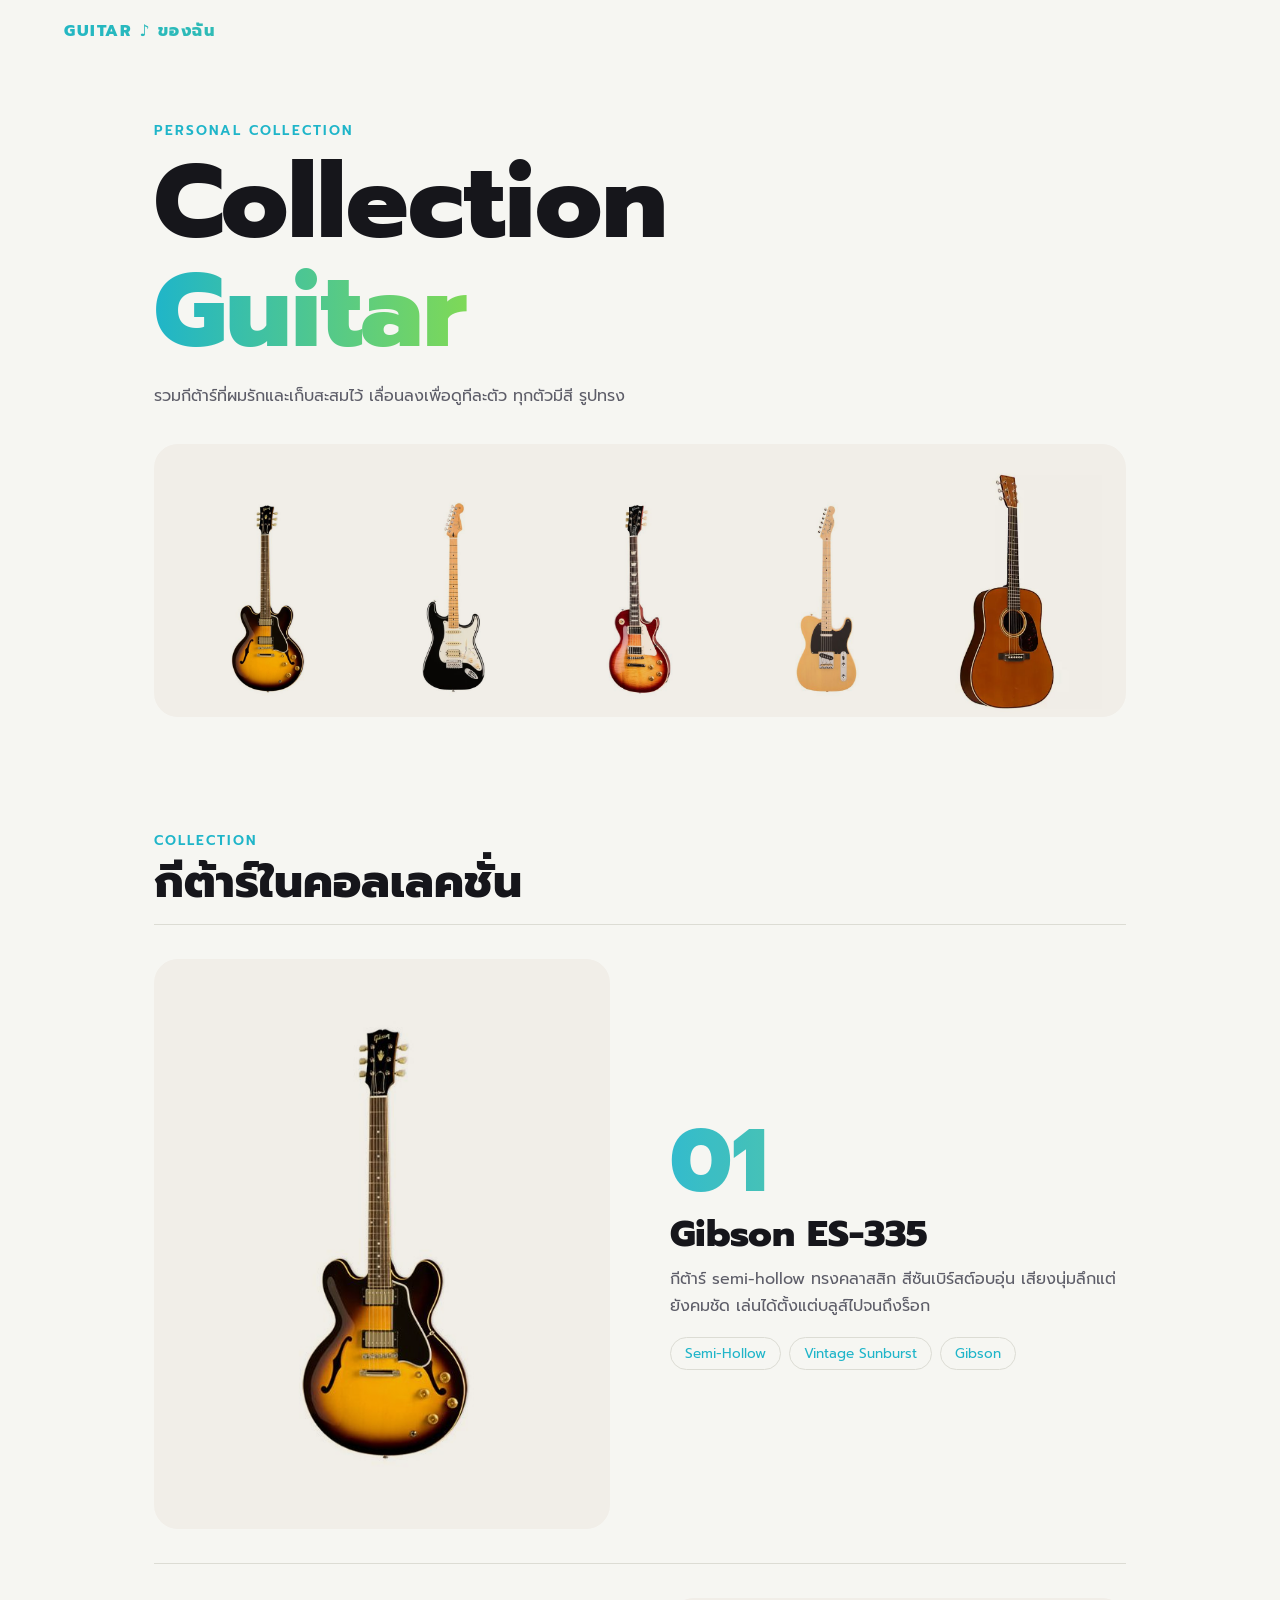
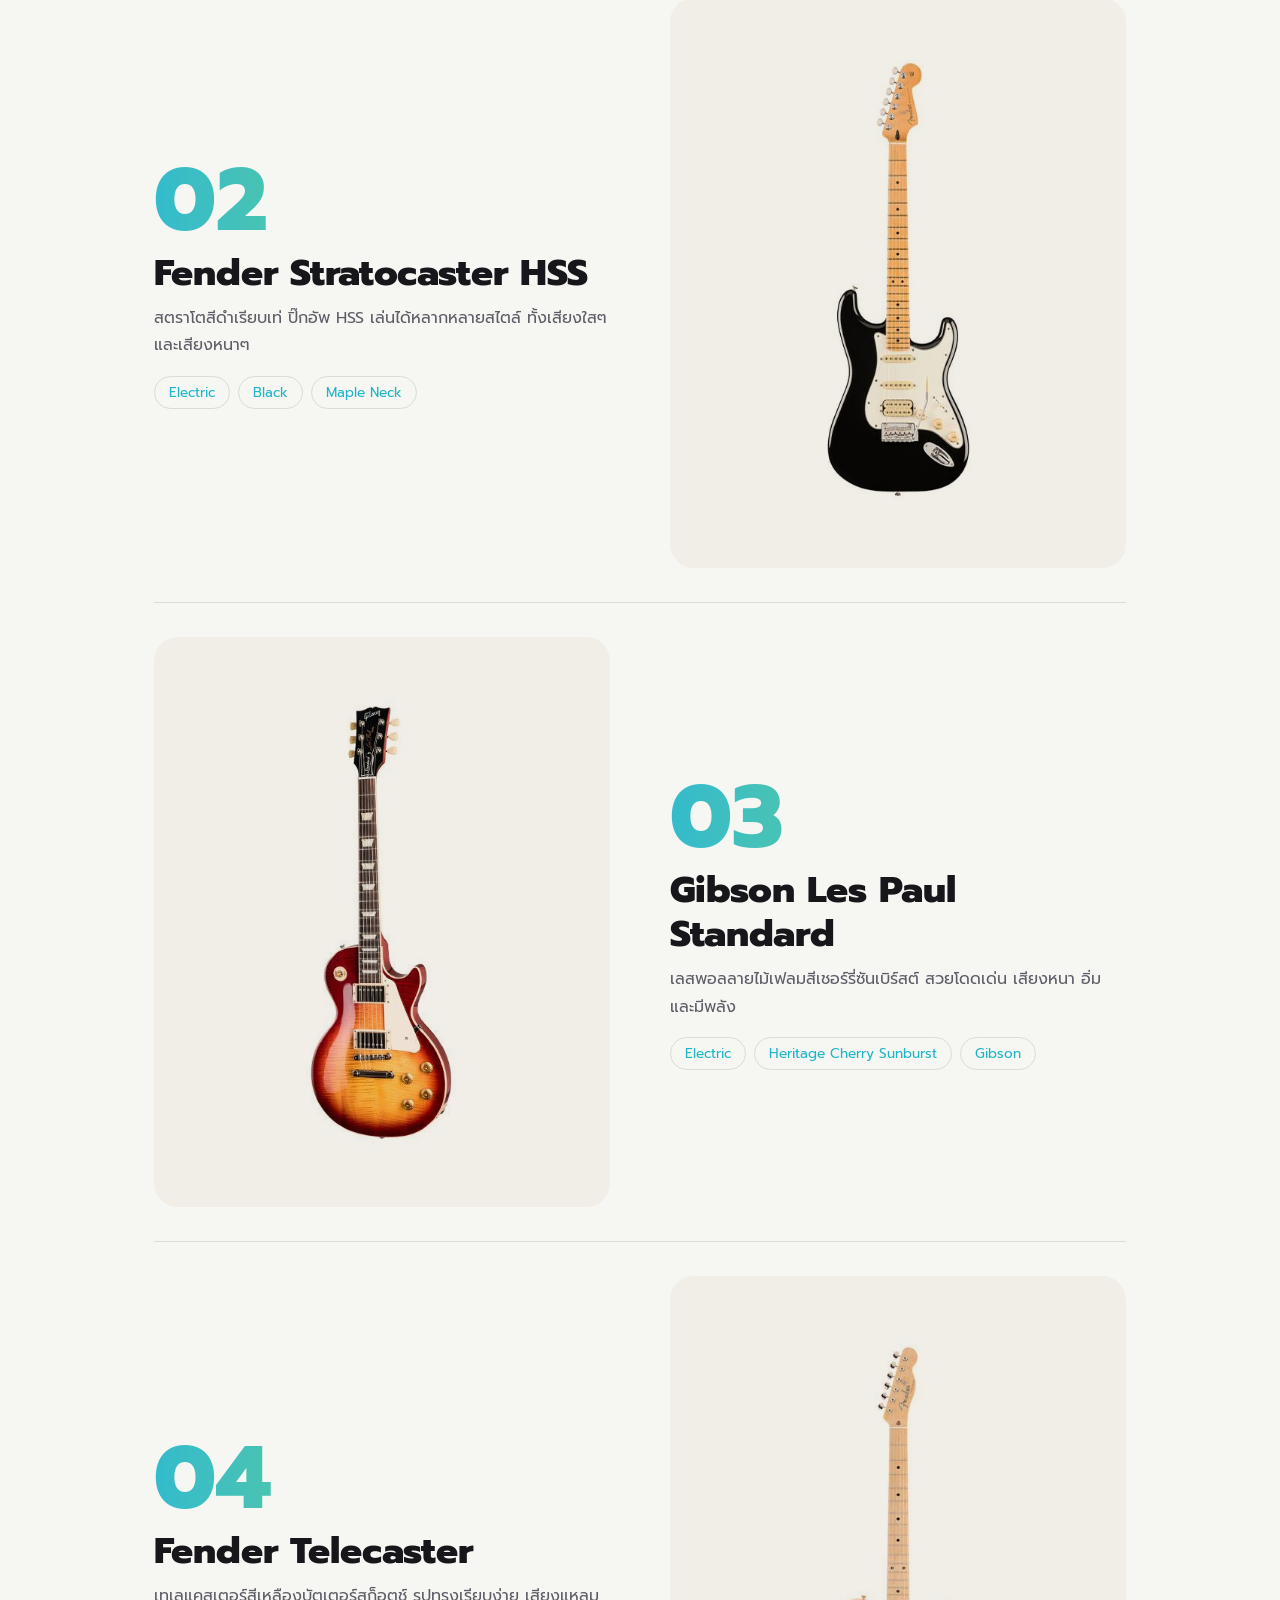
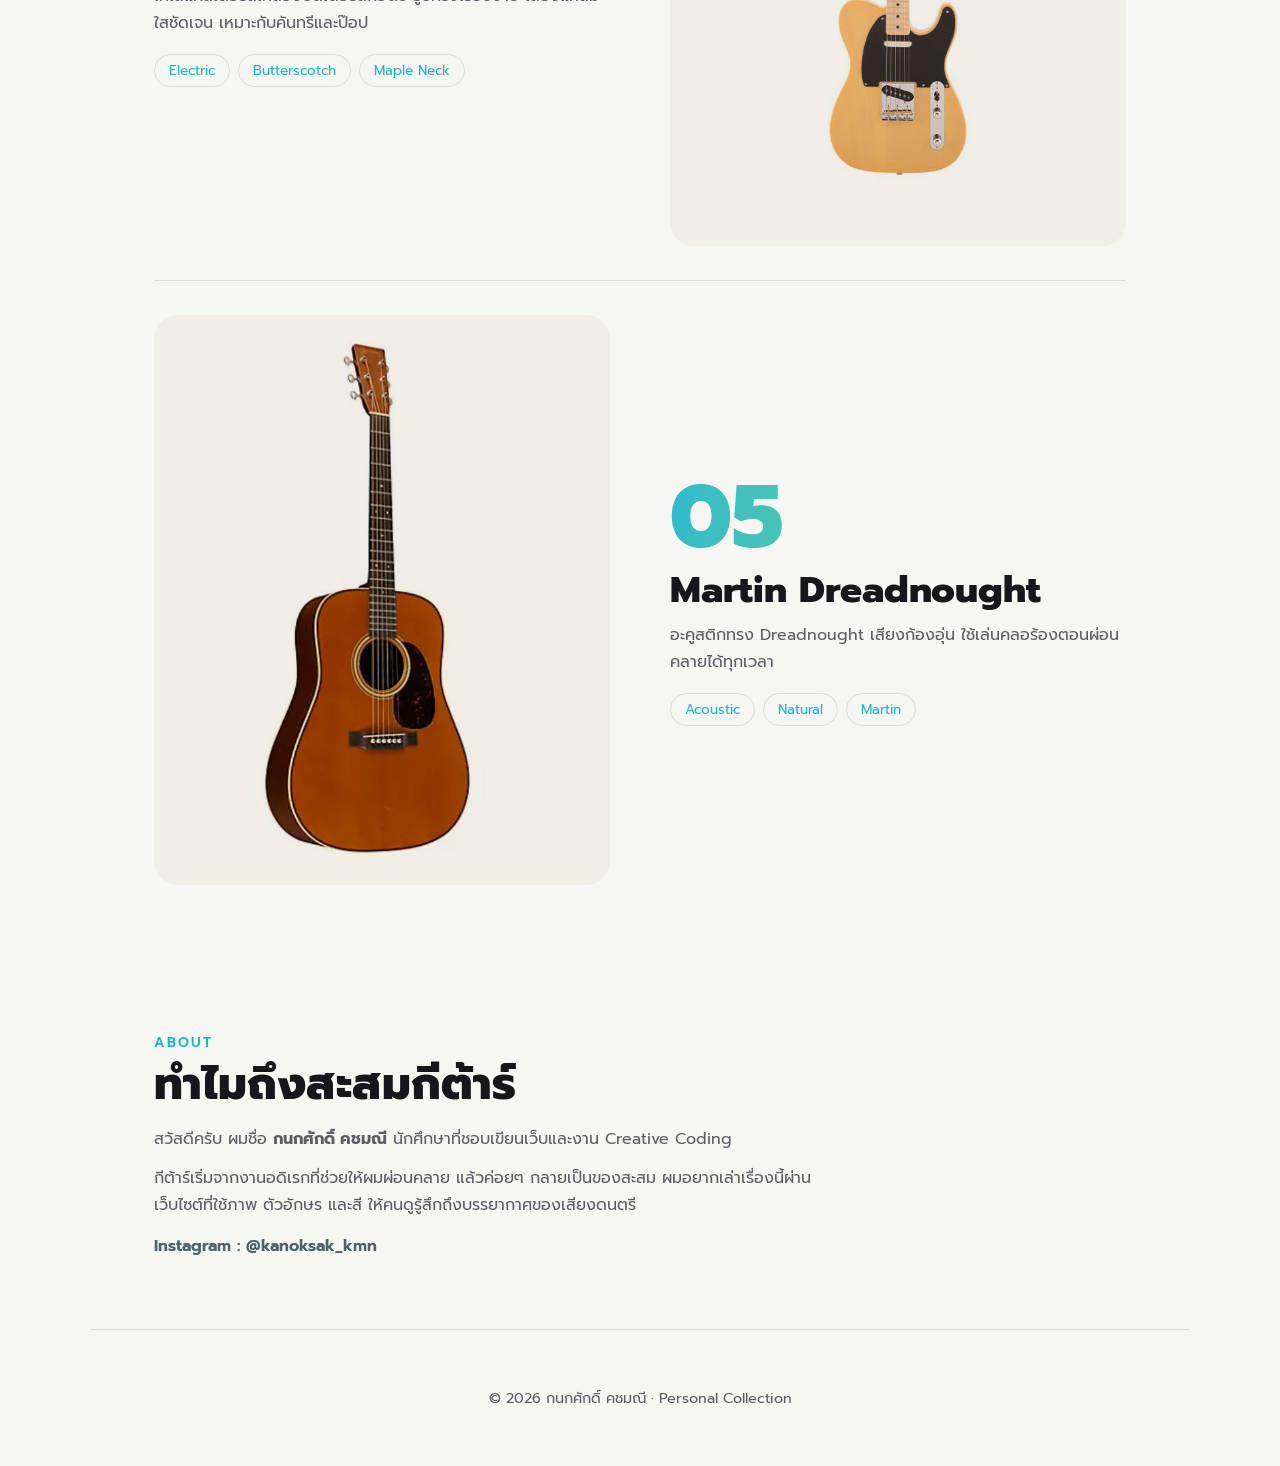
<file: index1.html>
<!DOCTYPE html>
<html lang="th">
<head>
<meta charset="UTF-8">
<meta name="viewport" content="width=device-width, initial-scale=1, viewport-fit=cover">
<meta name="format-detection" content="telephone=no,email=no,address=no">
<title>My Guitar Collection | กนกศักดิ์</title>
<link href="https://fonts.googleapis.com/css2?family=Prompt:wght@300;400;600;800&display=swap" rel="stylesheet">
<style>
:root{--bg:#0a0a0c;--card:#16161b;--text:#f2f2f2;--mute:#9a9aa5;--line:#2a2a33;--a:#1fb5c9;--b:#7ed957;--g:linear-gradient(90deg,var(--a),var(--b));box-sizing:border-box;padding-top:env(safe-area-inset-top,0px);padding-bottom:env(safe-area-inset-bottom,0px)}
@media (prefers-color-scheme:light){:root:not([data-theme="dark"]){--bg:#f6f6f2;--card:#fff;--text:#16161b;--mute:#5d5d68;--line:#dcdcd4}}
:root[data-theme="dark"]{--bg:#0a0a0c}
*{box-sizing:border-box;margin:0}
html{scroll-behavior:smooth}
body{background:var(--bg);color:var(--text);font-family:'Prompt',system-ui,sans-serif;line-height:1.7;overflow-x:hidden}
.grad{background:var(--g);-webkit-background-clip:text;background-clip:text;color:transparent}
header{padding:18px 5vw;font-weight:800;letter-spacing:.1em}
section,footer{max-width:1100px;margin:auto;padding:56px 5vw}
.eyebrow{color:var(--a);font-weight:600;letter-spacing:.15em;font-size:.85rem}
h1{font-size:clamp(2.6rem,10vw,6.5rem);font-weight:800;line-height:1.05;margin:6px 0 16px}
.lead{color:var(--mute);max-width:560px}
.panel{background:#f1eee8;border-radius:24px;display:flex;justify-content:center;align-items:flex-end;overflow:hidden}
.panel img{mix-blend-mode:multiply;display:block;object-fit:contain}
.hero-panel{margin-top:34px;padding:24px 2% 0;gap:1%}
.hero-panel img{width:19%;height:auto;max-height:440px}
.item{display:grid;grid-template-columns:1fr 1fr;gap:clamp(20px,5vw,60px);align-items:center;padding:34px 0;border-top:1px solid var(--line)}
.item:nth-child(even) .panel{order:2}
.item .panel{aspect-ratio:4/5;padding:14px}
.item .panel img{height:100%;width:100%}
.num{font-size:clamp(3rem,9vw,5.5rem);font-weight:800;line-height:1;opacity:.9}
.item h3{font-size:clamp(1.5rem,4vw,2.3rem);font-weight:800;line-height:1.2;margin:6px 0 10px}
.item p{color:var(--mute)}
.tags{display:flex;gap:8px;flex-wrap:wrap;margin-top:16px}
.tags span{border:1px solid var(--line);border-radius:99px;padding:4px 14px;font-size:.85rem;color:var(--a)}
h2{font-size:clamp(1.8rem,5vw,2.8rem);font-weight:800;line-height:1.2;margin:4px 0 14px}
#about p{color:var(--mute);margin-bottom:12px;max-width:680px}
.contact{margin-top:14px;font-weight:600}
footer{border-top:1px solid var(--line);text-align:center;color:var(--mute);font-size:.9rem}
@keyframes float{50%{transform:translateY(-12px)}}
.hero-panel img{animation:float 5s ease-in-out infinite}
.hero-panel img:nth-child(2){animation-delay:.6s}.hero-panel img:nth-child(3){animation-delay:1.2s}.hero-panel img:nth-child(4){animation-delay:1.8s}.hero-panel img:nth-child(5){animation-delay:2.4s}
.item .panel{transition:box-shadow .5s}
.item.reveal{opacity:0;transform:translateY(50px);transition:opacity .9s,transform .9s}
.item.reveal.in{opacity:1;transform:none}
.item.reveal .panel img{transform:scale(1.18);transition:transform 1.3s cubic-bezier(.2,.7,.2,1)}
.item.reveal.in .panel img{transform:scale(1)}
.item.reveal.in:hover .panel img{transform:scale(1.07) rotate(-2deg);transition-duration:.5s}
.item:hover .panel{box-shadow:0 24px 60px rgba(31,181,201,.28)}
@media(prefers-reduced-motion:reduce){.hero-panel img{animation:none}.item.reveal,.item.reveal .panel img{transition:none;opacity:1;transform:none}}
@media(max-width:1024px){section,footer{padding:48px 6vw}.item{gap:28px}}
@media(max-width:760px){section,footer{padding:40px 5vw}.item{grid-template-columns:1fr;padding:28px 0}.item:nth-child(even) .panel{order:0}.item .panel{aspect-ratio:1/1.1;max-width:460px;width:100%;margin:auto}.hero-panel{padding:16px 3% 0;border-radius:18px}.hero-panel img{width:20%}.num{font-size:3rem}.tags span{font-size:.8rem}}
@media(max-width:480px){h1{font-size:2.6rem}.lead,.item p,#about p{font-size:.95rem}.hero-panel{margin-top:24px;padding:10px 2% 0}.hero-panel img{width:21%;margin:0 -1%}.item .panel{padding:8px;border-radius:18px}}
</style>
</head>
<body>
<header class="grad">GUITAR ♪ ของฉัน</header>

<section>
  <div class="eyebrow">PERSONAL COLLECTION</div>
  <h1>Collection<br><span class="grad">Guitar</span></h1>
  <p class="lead">รวมกีต้าร์ที่ผมรักและเก็บสะสมไว้ เลื่อนลงเพื่อดูทีละตัว ทุกตัวมีสี รูปทรง</p>
  <div class="panel hero-panel">
    <img src="[data-uri]" alt="Gibson ES-335"><img src="[data-uri]" alt="Fender Stratocaster"><img src="[data-uri]" alt="Gibson Les Paul"><img src="[data-uri]" alt="Fender Telecaster"><img src="[data-uri]" alt="Martin Dreadnought">
  </div>
</section>

<section id="collection">
  <div class="eyebrow">COLLECTION</div>
  <h2>กีต้าร์ในคอลเลคชั่น</h2>
  <div id="list"></div>
</section>

<section id="about">
  <div class="eyebrow">ABOUT</div>
  <h2>ทำไมถึงสะสมกีต้าร์</h2>
  <p>สวัสดีครับ ผมชื่อ <strong>กนกศักดิ์ คชมณี</strong> นักศึกษาที่ชอบเขียนเว็บและงาน Creative Coding</p>
  <p>กีต้าร์เริ่มจากงานอดิเรกที่ช่วยให้ผมผ่อนคลาย แล้วค่อยๆ กลายเป็นของสะสม ผมอยากเล่าเรื่องนี้ผ่านเว็บไซต์ที่ใช้ภาพ ตัวอักษร และสี ให้คนดูรู้สึกถึงบรรยากาศของเสียงดนตรี</p>
  <p class="contact grad">Instagram : @kanoksak_kmn</p>
</section>

<footer>© 2026 กนกศักดิ์ คชมณี · Personal Collection</footer>

<script>
/* เพิ่มกีต้าร์ได้โดยเพิ่มบรรทัดใหม่ในรายการนี้ (img = รูป) */
const G=[
{img:"[data-uri]",name:"Gibson ES-335",tags:["Semi-Hollow","Vintage Sunburst","Gibson"],text:"กีต้าร์ semi-hollow ทรงคลาสสิก สีซันเบิร์สต์อบอุ่น เสียงนุ่มลึกแต่ยังคมชัด เล่นได้ตั้งแต่บลูส์ไปจนถึงร็อก"},
{img:"[data-uri]",name:"Fender Stratocaster HSS",tags:["Electric","Black","Maple Neck"],text:"สตราโตสีดำเรียบเท่ ปิ๊กอัพ HSS เล่นได้หลากหลายสไตล์ ทั้งเสียงใสๆ และเสียงหนาๆ"},
{img:"[data-uri]",name:"Gibson Les Paul Standard",tags:["Electric","Heritage Cherry Sunburst","Gibson"],text:"เลสพอลลายไม้เฟลมสีเชอร์รี่ซันเบิร์สต์ สวยโดดเด่น เสียงหนา อิ่ม และมีพลัง"},
{img:"[data-uri]",name:"Fender Telecaster",tags:["Electric","Butterscotch","Maple Neck"],text:"เทเลแคสเตอร์สีเหลืองบัตเตอร์สก็อตช์ รูปทรงเรียบง่าย เสียงแหลมใสชัดเจน เหมาะกับคันทรีและป๊อป"},
{img:"[data-uri]",name:"Martin Dreadnought",tags:["Acoustic","Natural","Martin"],text:"อะคูสติกทรง Dreadnought เสียงก้องอุ่น ใช้เล่นคลอร้องตอนผ่อนคลายได้ทุกเวลา"}
];
document.getElementById("list").innerHTML=G.map((g,i)=>`<article class="item"><div class="panel"><img src="${g.img}" alt="${g.name}" loading="lazy"></div><div><div class="num grad">${String(i+1).padStart(2,"0")}</div><h3>${g.name}</h3><p>${g.text}</p><div class="tags">${g.tags.map(t=>`<span>${t}</span>`).join("")}</div></div></article>`).join("");
const io=new IntersectionObserver(es=>es.forEach(e=>{if(e.isIntersecting){e.target.classList.add("in");io.unobserve(e.target)}}),{threshold:.15});
document.querySelectorAll(".item").forEach(el=>{el.classList.add("reveal");io.observe(el)});
</script>
</body>
</html>
</file>
